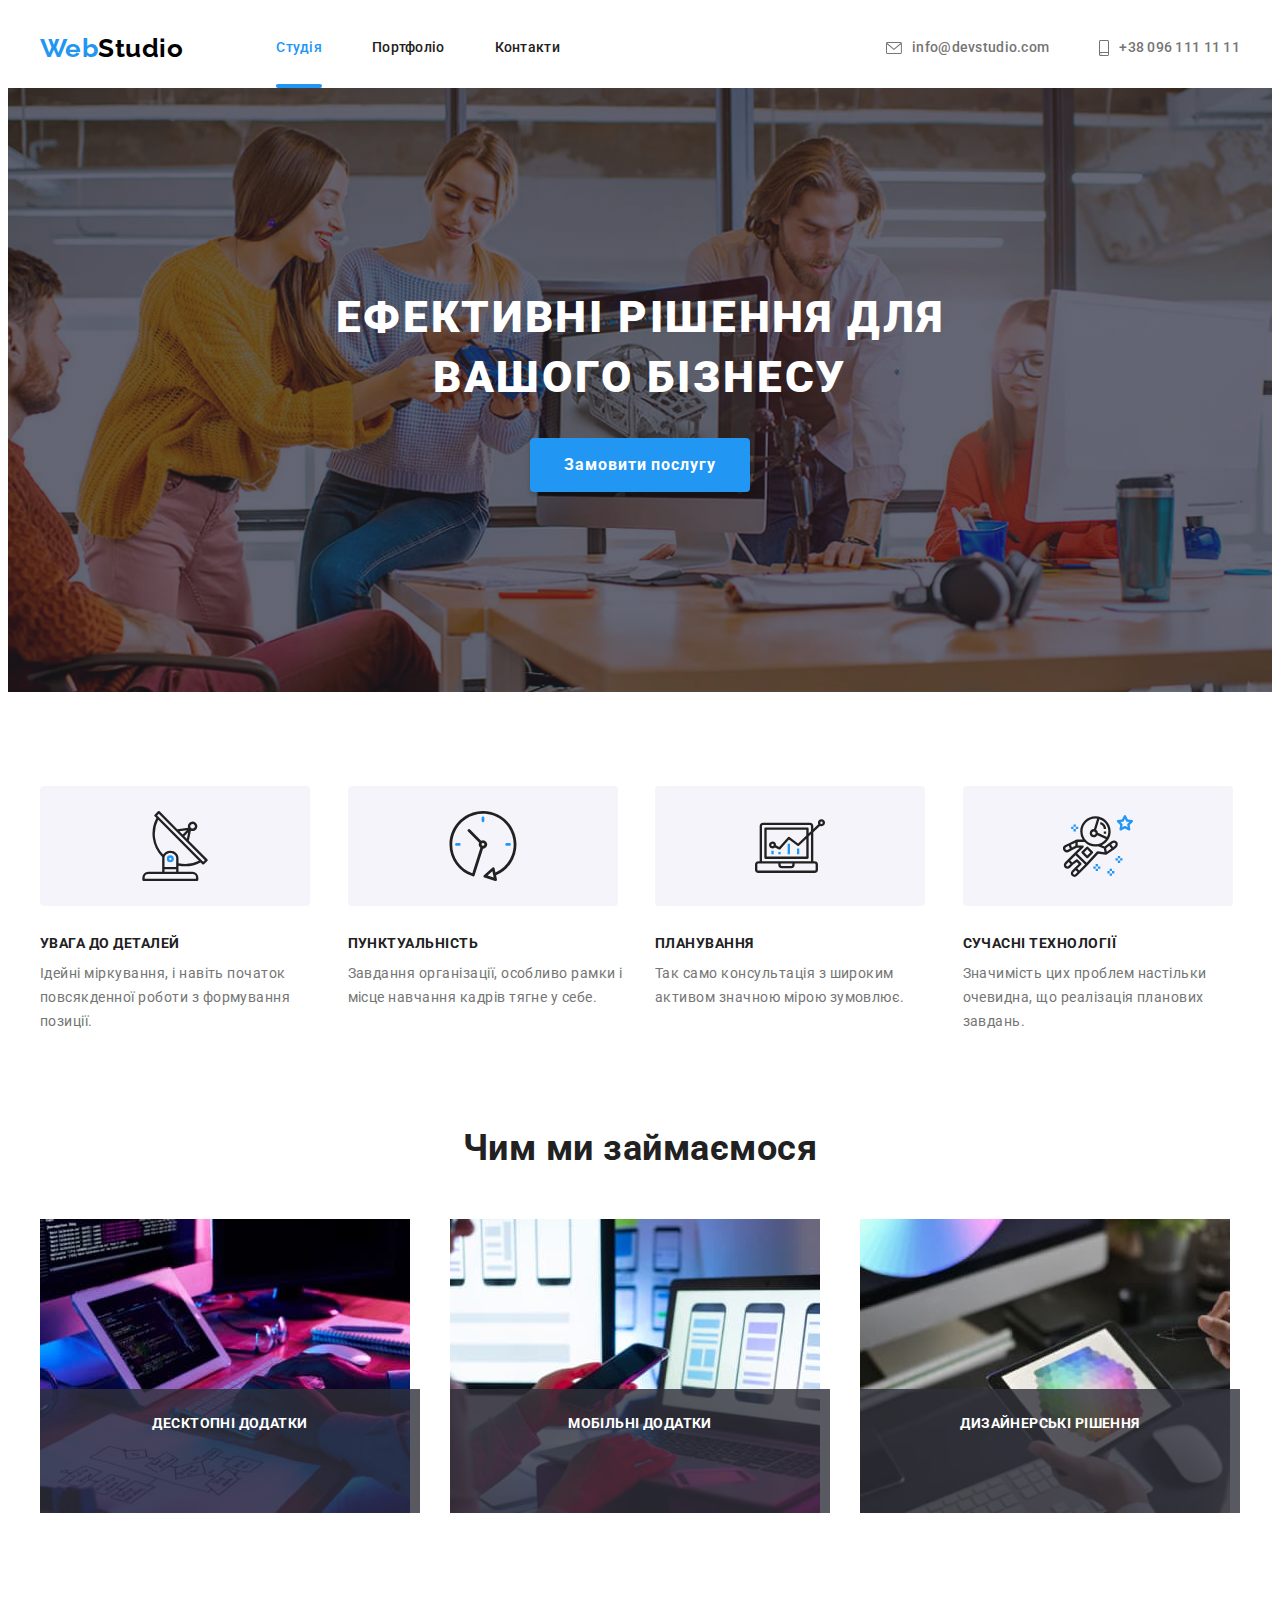
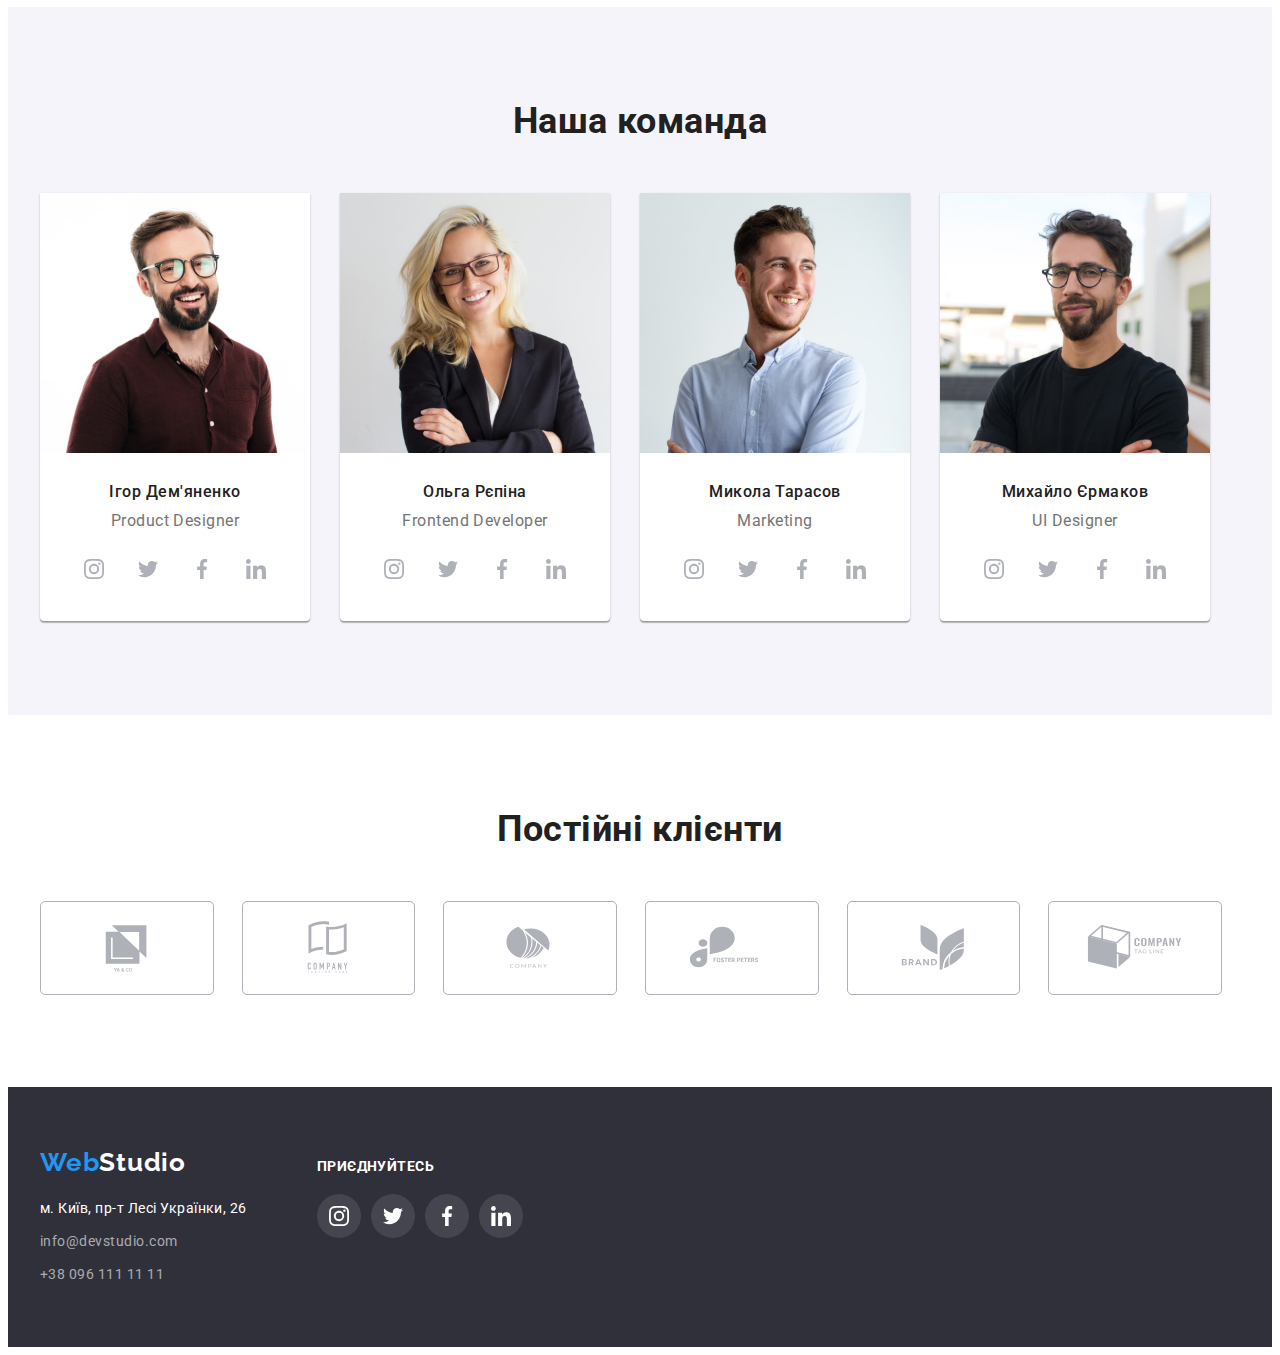
<file: index.html>
<!DOCTYPE html>
<html lang="uk">
  <head>
    <meta charset="UTF-8" />
    <meta http-equiv="X-UA-Compatible" content="IE=edge" />
    <meta name="viewport" content="width=device-width, initial-scale=1.0" />
    <title>Студія</title>
    <link rel="preconnect" href="https://fonts.gstatic.com" crossorigin />
    <link
      href="https://fonts.googleapis.com/css2?family=Raleway:wght@400;700&family=Roboto:wght@400;500;700;900&display=swap"
      rel="stylesheet"
    />
    <link
      rel="stylesheet"
      href="https://cdnjs.cloudflare.com/ajax/libs/modern-normalize/1.1.0/modern-normalize.min.css"
      integrity="sha512-wpPYUAdjBVSE4KJnH1VR1HeZfpl1ub8YT/NKx4PuQ5NmX2tKuGu6U/JRp5y+Y8XG2tV+wKQpNHVUX03MfMFn9Q=="
      crossorigin="anonymous"
      referrerpolicy="no-referrer"
    />
    <link rel="stylesheet" href="./css/styles.css" />
  </head>

  <body>
    <header class="header section-widht">
      <div class="container main-nav">
        <nav class="site-nav">
          <a href="./index.html" class="logo-header"
            ><span class="logo-web">Web</span>Studio</a
          >
          <ul class="nav-list list">
            <li class="nav-item">
              <a href="./index.html" class="link current-page current"
                >Студія</a
              >
            </li>
            <li class="nav-item">
              <a href="./portfolio.html" class="link">Портфоліо</a>
            </li>
            <li class="nav-item"><a href="#" class="link">Контакти</a></li>
          </ul>
        </nav>

        <ul class="contact-nav list">
          <li class="con-nav-item icon-mail">
            <a href="mailto:info@devstudio.com" class="contact-link link">
              <svg class="contact-icon-mail" width="16" height="12">
                <use href="./images/icons.svg#icon-envelope"></use>
              </svg>
              info@devstudio.com</a
            >
          </li>
          <li class="con-nav-item icon-phone">
            <a href="tel:+380961111111" class="contact-link link">
              <svg class="contact-icon-phone" width="10" height="16">
                <use href="./images/icons.svg#icon-smartphone"></use>
              </svg>
              +38 096 111 11 11</a
            >
          </li>
        </ul>
      </div>
    </header>
    <main>
      <!-- Hero -->
      <section class="hero">
        <div class="container hero-container">
          <h1 class="hero-title">Ефективні рішення для вашого бізнесу</h1>
          <button type="button" class="hero-button" data-modal-open>
            Замовити послугу
          </button>
        </div>
      </section>
      <!--  Description -->
      <section class="description">
        <div class="container">
          <h2 class="description-h2">Section Description</h2>
          <ul class="description-list list">
            <li class="description-item antenna">
              <div class="description-icon-size">
                <svg class="description-icon" width="70" height="70">
                  <use href="./images/icons.svg#icon-antenna"></use>
                </svg>
              </div>
              <h3 class="description-title">Увага до деталей</h3>
              <p class="description-text">
                Ідейні міркування, і навіть початок повсякденної роботи з
                формування позиції.
              </p>
            </li>
            <li class="description-item clock">
              <div class="description-icon-size">
                <svg class="description-icon" width="70" height="70">
                  <use href="./images/icons.svg#icon-clock"></use>
                </svg>
              </div>
              <h3 class="description-title">Пунктуальність</h3>
              <p class="description-text">
                Завдання організації, особливо рамки і місце навчання кадрів
                тягне у себе.
              </p>
            </li>
            <li class="description-item diagram">
              <div class="description-icon-size">
                <svg class="description-icon" width="70" height="70">
                  <use href="./images/icons.svg#icon-diagram"></use>
                </svg>
              </div>
              <h3 class="description-title">Планування</h3>
              <p class="description-text">
                Так само консультація з широким активом значною мірою зумовлює.
              </p>
            </li>
            <li class="description-item astronaut">
              <div class="description-icon-size">
                <svg class="description-icon" width="70" height="70">
                  <use href="./images/icons.svg#icon-astronaut"></use>
                </svg>
              </div>
              <h3 class="description-title">Сучасні технології</h3>
              <p class="description-text">
                Значимість цих проблем настільки очевидна, що реалізація
                планових завдань.
              </p>
            </li>
          </ul>
        </div>
      </section>
      <!-- Direction -->
      <section class="direction">
        <div class="container">
          <h2 class="direction-title">Чим ми займаємося</h2>
          <ul class="direction-list list">
            <li class="direction-item">
              <div class="direction-text-wrap">
                <img
                  src="./images/what_make_1.jpg"
                  alt="Discribt code"
                  width="370"
                />
                <p class="direction-text-item">десктопні додатки</p>
              </div>
            </li>
            <li class="direction-item">
              <div class="direction-text-wrap">
                <img
                  src="./images/what_make_2.jpg"
                  alt="Test app"
                  width="370"
                />
                <p class="direction-text-item">мобільні додатки</p>
              </div>
            </li>
            <li class="direction-item">
              <div class="direction-text-wrap">
                <img
                  src="./images/what_make_3.jpg"
                  alt="choose color"
                  width="370"
                />
                <p class="direction-text-item">дизайнерські рішення</p>
              </div>
            </li>
          </ul>
        </div>
      </section>
      <!-- Team -->
      <section class="team">
        <div class="container">
          <h2 class="team-title">Наша команда</h2>
          <ul class="team-list list">
            <li class="team-item">
              <img
                src="./images/photo_1.jpg"
                alt="Product Designer"
                width="270"
              />
              <div class="team-description">
                <h3 class="team-member-name">Ігор Дем'яненко</h3>
                <p lang="en" class="team-function">Product Designer</p>
                <ul class="team-soc-list list">
                  <li class="team-soc-item">
                    <a href="" class="team-soc-link link">
                      <svg class="team-soc-icon" width="20" height="20">
                        <use href="./images/icons.svg#icon-instagram"></use>
                      </svg>
                    </a>
                  </li>
                  <li class="team-soc-item">
                    <a href="" class="team-soc-link link">
                      <svg class="team-soc-icon" width="20" height="20">
                        <use href="./images/icons.svg#icon-twitter"></use>
                      </svg>
                    </a>
                  </li>
                  <li class="team-soc-item">
                    <a href="" class="team-soc-link link">
                      <svg class="team-soc-icon" width="20" height="20">
                        <use href="./images/icons.svg#icon-facebook"></use>
                      </svg>
                    </a>
                  </li>
                  <li class="team-soc-item">
                    <a href="" class="team-soc-link link">
                      <svg class="team-soc-icon" width="20" height="20">
                        <use href="./images/icons.svg#icon-linkedin"></use>
                      </svg>
                    </a>
                  </li>
                </ul>
              </div>
            </li>
            <li class="team-item">
              <img
                src="./images/photo_2.jpg"
                alt="Frontend Developer"
                width="270"
              />
              <div class="team-description">
                <h3 class="team-member-name">Ольга Рєпіна</h3>
                <p lang="en" class="team-function">Frontend Developer</p>
                <ul class="team-soc-list list">
                  <li class="team-soc-item">
                    <a href="" class="team-soc-link link">
                      <svg class="team-soc-icon" width="20" height="20">
                        <use href="./images/icons.svg#icon-instagram"></use>
                      </svg>
                    </a>
                  </li>
                  <li class="team-soc-item">
                    <a href="" class="team-soc-link link">
                      <svg class="team-soc-icon" width="20" height="20">
                        <use href="./images/icons.svg#icon-twitter"></use>
                      </svg>
                    </a>
                  </li>
                  <li class="team-soc-item">
                    <a href="" class="team-soc-link link">
                      <svg class="team-soc-icon" width="20" height="20">
                        <use href="./images/icons.svg#icon-facebook"></use>
                      </svg>
                    </a>
                  </li>
                  <li class="team-soc-item">
                    <a href="" class="team-soc-link link">
                      <svg class="team-soc-icon" width="20" height="20">
                        <use href="./images/icons.svg#icon-linkedin"></use>
                      </svg>
                    </a>
                  </li>
                </ul>
              </div>
            </li>
            <li class="team-item">
              <img src="./images/photo_3.jpg" alt="Marketing" width="270" />
              <div class="team-description">
                <h3 class="team-member-name">Микола Тарасов</h3>
                <p lang="en" class="team-function">Marketing</p>
                <ul class="team-soc-list list">
                  <li class="team-soc-item">
                    <a href="" class="team-soc-link link">
                      <svg class="team-soc-icon" width="20" height="20">
                        <use href="./images/icons.svg#icon-instagram"></use>
                      </svg>
                    </a>
                  </li>
                  <li class="team-soc-item">
                    <a href="" class="team-soc-link link">
                      <svg class="team-soc-icon" width="20" height="20">
                        <use href="./images/icons.svg#icon-twitter"></use>
                      </svg>
                    </a>
                  </li>
                  <li class="team-soc-item">
                    <a href="" class="team-soc-link link">
                      <svg class="team-soc-icon" width="20" height="20">
                        <use href="./images/icons.svg#icon-facebook"></use>
                      </svg>
                    </a>
                  </li>
                  <li class="team-soc-item">
                    <a href="" class="team-soc-link link">
                      <svg class="team-soc-icon" width="20" height="20">
                        <use href="./images/icons.svg#icon-linkedin"></use>
                      </svg>
                    </a>
                  </li>
                </ul>
              </div>
            </li>
            <li class="team-item">
              <img src="./images/photo_4.jpg" alt="UI Designer" width="270" />
              <div class="team-description">
                <h3 class="team-member-name">Михайло Єрмаков</h3>
                <p lang="en" class="team-function">UI Designer</p>
                <ul class="team-soc-list list">
                  <li class="team-soc-item">
                    <a href="" class="team-soc-link link">
                      <svg class="team-soc-icon" width="20" height="20">
                        <use href="./images/icons.svg#icon-instagram"></use>
                      </svg>
                    </a>
                  </li>
                  <li class="team-soc-item">
                    <a href="" class="team-soc-link link">
                      <svg class="team-soc-icon" width="20" height="20">
                        <use href="./images/icons.svg#icon-twitter"></use>
                      </svg>
                    </a>
                  </li>
                  <li class="team-soc-item">
                    <a href="" class="team-soc-link link">
                      <svg class="team-soc-icon" width="20" height="20">
                        <use href="./images/icons.svg#icon-facebook"></use>
                      </svg>
                    </a>
                  </li>
                  <li class="team-soc-item">
                    <a href="" class="team-soc-link link">
                      <svg class="team-soc-icon" width="20" height="20">
                        <use href="./images/icons.svg#icon-linkedin"></use>
                      </svg>
                    </a>
                  </li>
                </ul>
              </div>
            </li>
          </ul>
        </div>
      </section>
      <!-- Customers -->
      <section class="customers">
        <div class="container">
          <h2 class="customers-title">Постійні клієнти</h2>
          <ul class="customers-list list">
            <li class="customers-item">
              <a href="" class="customers-link link">
                <svg class="customers-icon" width="106" height="60">
                  <use href="./images/icons.svg#icon-Logo"></use>
                </svg>
              </a>
            </li>
            <li class="customers-item">
              <a href="" class="customers-link link">
                <svg class="customers-icon" width="106" height="60">
                  <use href="./images/icons.svg#icon-Logo-1"></use>
                </svg>
              </a>
            </li>
            <li class="customers-item">
              <a href="" class="customers-link link">
                <svg class="customers-icon" width="106" height="60">
                  <use href="./images/icons.svg#icon-Logo-2"></use>
                </svg>
              </a>
            </li>
            <li class="customers-item">
              <a href="" class="customers-link link">
                <svg class="customers-icon" width="106" height="60">
                  <use href="./images/icons.svg#icon-Logo-3"></use>
                </svg>
              </a>
            </li>
            <li class="customers-item">
              <a href="" class="customers-link link">
                <svg class="customers-icon" width="106" height="60">
                  <use href="./images/icons.svg#icon-Logo-4"></use>
                </svg>
              </a>
            </li>
            <li class="customers-item">
              <a href="" class="customers-link link">
                <svg class="customers-icon" width="106" height="60">
                  <use href="./images/icons.svg#icon-Logo-5"></use>
                </svg>
              </a>
            </li>
          </ul>
        </div>
      </section>
    </main>
    <footer class="footer">
      <div class="container footer-container">
        <div>
          <a href="/" class="logo-footer">
            <span class="logo-web">Web</span>Studio
          </a>
          <address class="address">
            <ul class="address-list list">
              <li class="address-item">
                <a
                  href="https://goo.gl/maps/CPtrU1FHBa2aNyZL9"
                  target="_blank"
                  rel="noopener noreferrer nofollow"
                  class="item-address effect"
                  >м. Київ, пр-т Лесі Українки, 26</a
                >
              </li>
              <li class="address-item">
                <a href="mailto:info@devstudio.com" class="item-mail effect"
                  >info@devstudio.com</a
                >
              </li>
              <li class="address-item">
                <a href="tel:+380961111111" class="item-phone effect"
                  >+38 096 111 11 11</a
                >
              </li>
            </ul>
          </address>
        </div>

        <div class="invitation">
          <h2 class="invitation-title">приєднуйтесь</h2>
          <ul class="invitation-soc-list list">
            <li class="invitation-soc-item">
              <a href="" class="invitation-soc-link link">
                <svg class="invitation-soc-icon" width="20" height="20">
                  <use href="./images/icons.svg#icon-instagram"></use>
                </svg>
              </a>
            </li>
            <li class="invitation-soc-item">
              <a href="" class="invitation-soc-link link">
                <svg class="invitation-soc-icon" width="20" height="20">
                  <use href="./images/icons.svg#icon-twitter"></use>
                </svg>
              </a>
            </li>
            <li class="invitation-soc-item">
              <a href="" class="invitation-soc-link link">
                <svg class="invitation-soc-icon" width="20" height="20">
                  <use href="./images/icons.svg#icon-facebook"></use>
                </svg>
              </a>
            </li>
            <li class="invitation-soc-item">
              <a href="" class="invitation-soc-link link">
                <svg class="invitation-soc-icon" width="20" height="20">
                  <use href="./images/icons.svg#icon-linkedin"></use>
                </svg>
              </a>
            </li>
          </ul>
        </div>
      </div>
    </footer>
    <!-- Modal -->
    <div class="backdrop is-hidden" data-modal>
      <div class="modal">
        <button type="button" class="model-close" data-modal-close>
          <svg class="model-close-icon" width="18" height="18">
            <use href="./images/icons.svg#icon-close"></use>
          </svg>
        </button>
      </div>
    </div>
    <script src="./js/modal.js"></script>
  </body>
</html>
</file>
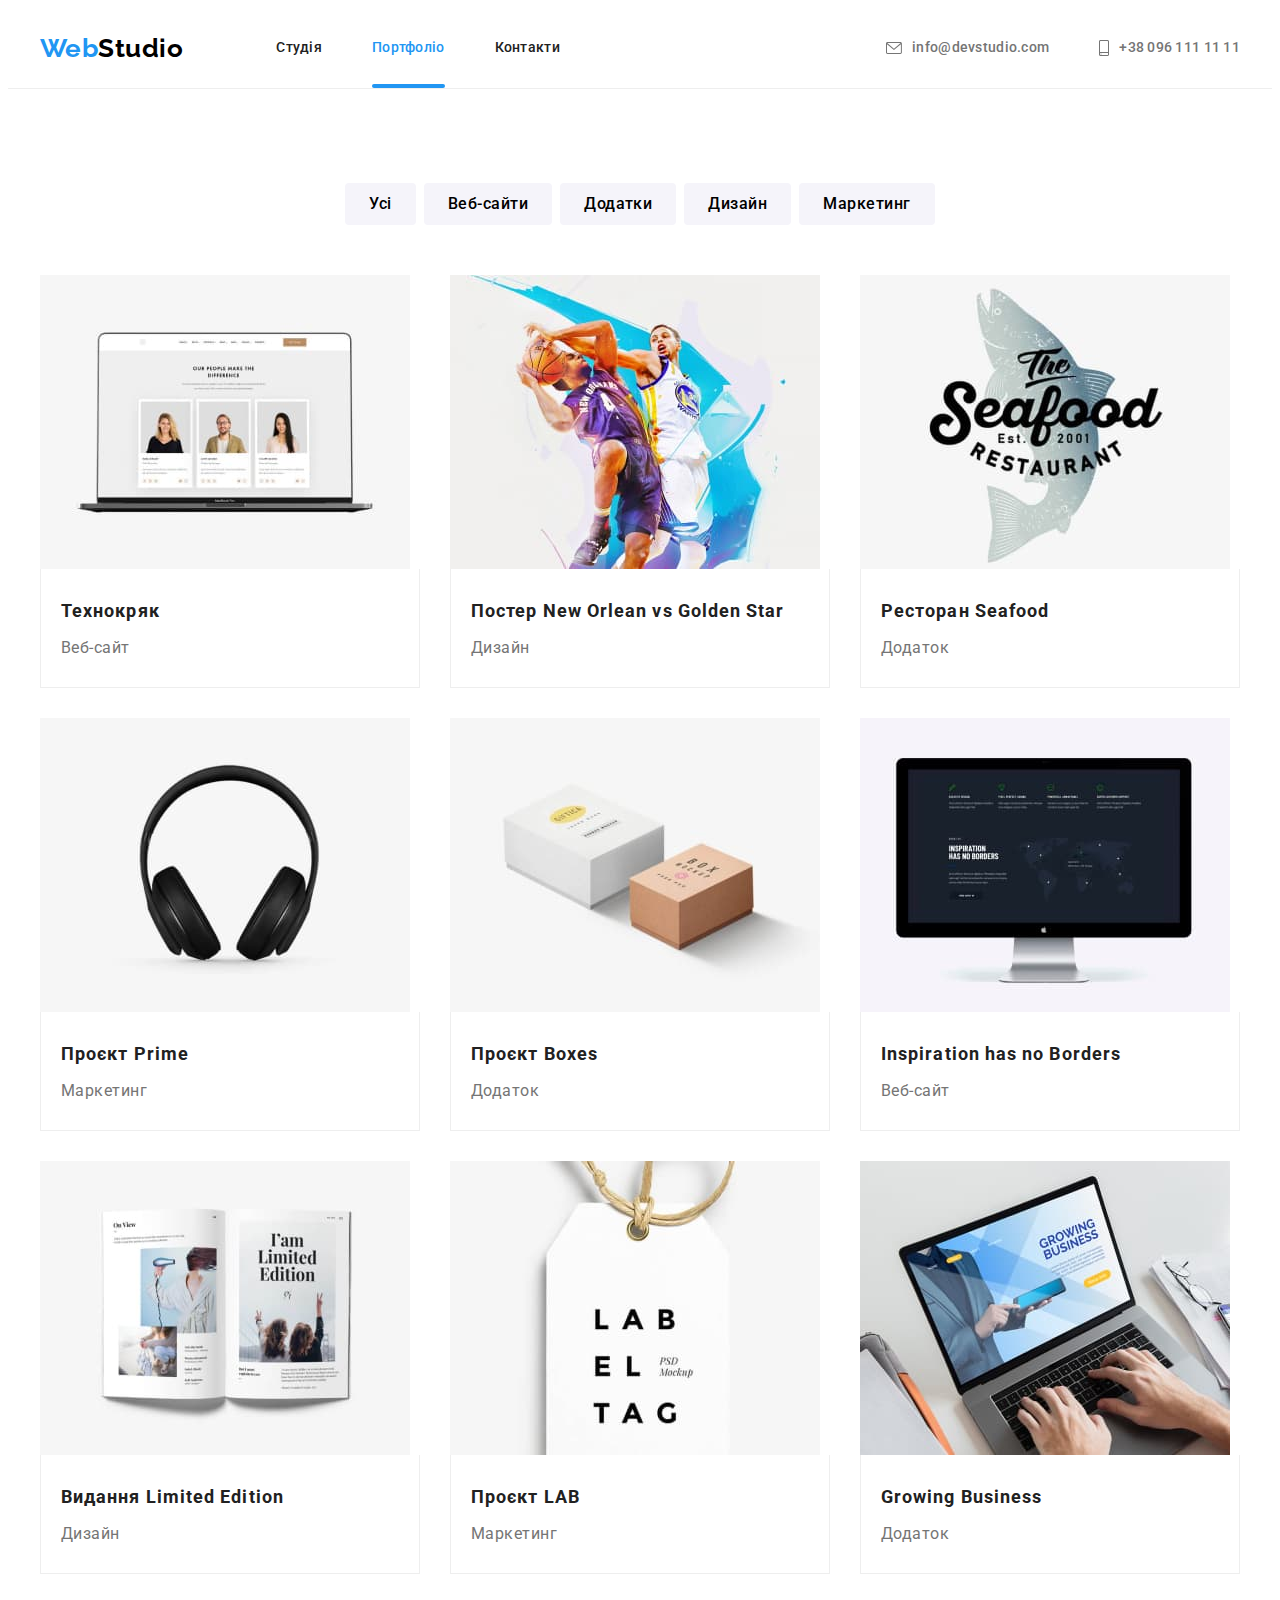
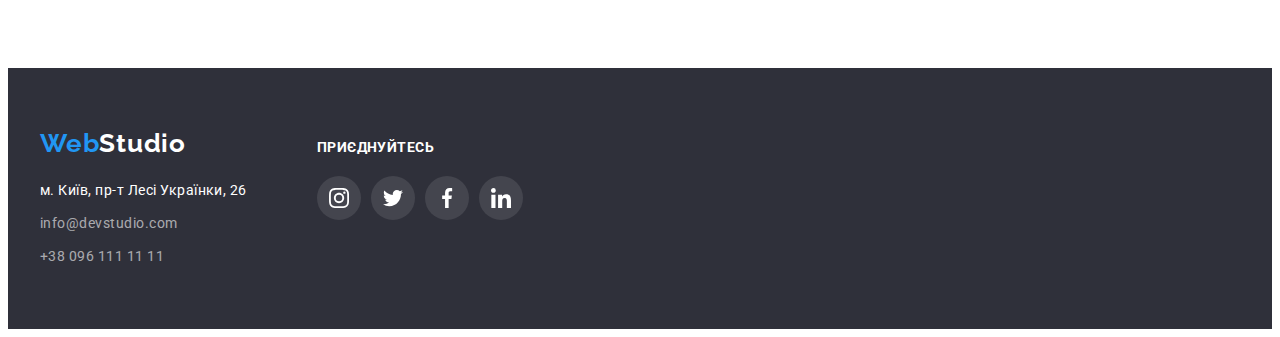
<file: portfolio.html>
<!DOCTYPE html>
<html lang="uk">
  <head>
    <meta charset="UTF-8" />
    <meta http-equiv="X-UA-Compatible" content="IE=edge" />
    <meta name="viewport" content="width=device-width, initial-scale=1.0" />
    <title>Портфоліо</title>
    <link rel="preconnect" href="https://fonts.gstatic.com" crossorigin />
    <link
      href="https://fonts.googleapis.com/css2?family=Raleway:wght@400;700&family=Roboto:wght@400;500;700;900&display=swap"
      rel="stylesheet"
    />
    <link
      rel="stylesheet"
      href="https://cdnjs.cloudflare.com/ajax/libs/modern-normalize/1.1.0/modern-normalize.min.css"
      integrity="sha512-wpPYUAdjBVSE4KJnH1VR1HeZfpl1ub8YT/NKx4PuQ5NmX2tKuGu6U/JRp5y+Y8XG2tV+wKQpNHVUX03MfMFn9Q=="
      crossorigin="anonymous"
      referrerpolicy="no-referrer"
    />
    <link rel="stylesheet" href="./css/styles.css" />
  </head>
  <body>
    <header class="header portfolio-header">
      <div class="container main-nav">
        <nav class="site-nav">
          <a href="./index.html" class="logo-header"
            ><span class="logo-web">Web</span>Studio</a
          >
          <ul class="nav-list list">
            <li class="nav-item">
              <a href="./index.html" class="link">Студія</a>
            </li>
            <li class="nav-item">
              <a href="./portfolio.html" class="link current-page current">Портфоліо</a>
            </li>
            <li class="nav-item"><a href="#" class="link">Контакти</a></li>
          </ul>
        </nav>

        <ul class="contact-nav list">
          <li class="con-nav-item icon-mail">
            <a href="mailto:info@devstudio.com" class="contact-link link">
              <svg class="contact-icon-mail" width="16" height="12">
                <use href="./images/icons.svg#icon-envelope"></use>
              </svg>
              info@devstudio.com</a
            >
          </li>
          <li class="con-nav-item icon-phone">
            <a href="tel:+380961111111" class="contact-link link">
              <svg class="contact-icon-phone" width="10" height="16">
                <use href="./images/icons.svg#icon-smartphone"></use>
              </svg>
              +38 096 111 11 11</a
            >
          </li>
        </ul>
      </div>
    </header>

    <main>
      <section class="portfolio">
        <div class="container">
          <h1 class="portfolio-h1">portfolio</h1>
          <ul class="portfolio-list-btn list">
            <li class="portfolio-item-btn">
              <button type="button" class="portfolio-btn">Усі</button>
            </li>
            <li class="portfolio-item-btn">
              <button type="button" class="portfolio-btn">Веб-сайти</button>
            </li>
            <li class="portfolio-item-btn">
              <button type="button" class="portfolio-btn">Додатки</button>
            </li>
            <li class="portfolio-item-btn">
              <button type="button" class="portfolio-btn">Дизайн</button>
            </li>
            <li class="portfolio-item-btn">
              <button type="button" class="portfolio-btn">Маркетинг</button>
            </li>
          </ul>
          <ul class="portfolio-list list">
            <li class="portfolio-item">
              <a href="#" class="portfolio-link">
                <div class="portfolio-text-wrap">
                  <img
                  src="./images/portfolio_jpeg_1.jpg"
                  alt="Фото ноутбука з відкритим сайтом"
                  width="370"
                  height="294"
                />
                <p class="portfolio-text-item">
                Ресурс пропонує комплексні пропозиції з різним рівнем функціоналу та сервісів. Все
                це дозволить відвідувачу отримати вичерпні відомості про компанію чи приватну особу.
                </p>
                </div>
                <div class="img-description">
                  <h2 class="portfolio-title">Технокряк</h2>
                  <p class="portfolio-text">Веб-сайт</p>
                </div>
                
              </a>
            </li>
            <li class="portfolio-item">
              <a href="#" class="portfolio-link">
                <div class="portfolio-text-wrap">
                  <img
                  src="./images/portfolio_jpeg_2.jpg"
                  alt="Фото граючих баскетболистів"
                  width="370"
                  height="294"
                />
                <p class="portfolio-text-item">
                Ресурс пропонує комплексні пропозиції з різним рівнем функціоналу та сервісів. Все
                це дозволить відвідувачу отримати вичерпні відомості про компанію чи приватну особу.
                </p>
                </div>
                
                <div class="img-description">
                  <h2 class="portfolio-title">
                    Постер <span lang="en">New Orlean vs Golden Star</span>
                  </h2>
                  <p class="portfolio-text">Дизайн</p>
                </div>
                
              </a>
            </li>
            <li class="portfolio-item">
              <a href="#" class="portfolio-link">
                <div class="portfolio-text-wrap">
                  <img
                  src="./images/portfolio_jpeg_3.jpg"
                  alt="Фото бренда Seafood"
                  width="370"
                  height="294"
                />
                <p class="portfolio-text-item">
                Ресурс пропонує комплексні пропозиції з різним рівнем функціоналу та сервісів. Все
                це дозволить відвідувачу отримати вичерпні відомості про компанію чи приватну особу.
              </p>
                </div>
                
                <div class="img-description">
                  <h2 class="portfolio-title">
                    Ресторан <span lang="en">Seafood</span>
                  </h2>
                  <p class="portfolio-text">Додаток</p>
                </div>
                
              </a>
            </li>
            <li class="portfolio-item">
              <a href="#" class="portfolio-link">
                <div class="portfolio-text-wrap">
                  <img
                  src="./images/portfolio_jpeg_4.jpg"
                  alt="Фото навушників"
                  width="370"
                  height="294"
                />
                <p class="portfolio-text-item">
                Ресурс пропонує комплексні пропозиції з різним рівнем функціоналу та сервісів. Все
                це дозволить відвідувачу отримати вичерпні відомості про компанію чи приватну особу.
              </p>
                </div>
                
                <div class="img-description">
                  <h2 class="portfolio-title">
                    Проєкт <span lang="en">Prime</span>
                  </h2>
                  <p class="portfolio-text">Маркетинг</p>
                </div>
                
              </a>
            </li>
            <li class="portfolio-item">
              <a href="#" class="portfolio-link">
                <div class="portfolio-text-wrap">
                  <img
                  src="./images/portfolio_jpeg_5.jpg"
                  alt="Фото коробок"
                  width="370"
                  height="294"
                />
                <p class="portfolio-text-item">
                Ресурс пропонує комплексні пропозиції з різним рівнем функціоналу та сервісів. Все
                це дозволить відвідувачу отримати вичерпні відомості про компанію чи приватну особу.
              </p>
                </div>
                
                <div class="img-description">
                  <h2 class="portfolio-title">
                    Проєкт <span lang="en">Boxes</span>
                  </h2>
                  <p class="portfolio-text">Додаток</p>
                </div>
                
              </a>
            </li>
            <li class="portfolio-item">
              <a href="#" class="portfolio-link">
                <div class="portfolio-text-wrap">
                  <img
                  src="./images/portfolio_jpeg_6.jpg"
                  alt="Фото монитора Apple"
                  width="370"
                  height="294"
                />
                <p class="portfolio-text-item">
                Ресурс пропонує комплексні пропозиції з різним рівнем функціоналу та сервісів. Все
                це дозволить відвідувачу отримати вичерпні відомості про компанію чи приватну особу.
              </p>
                </div>
                
                <div class="img-description">
                  <h2 lang="en" class="portfolio-title">
                    Inspiration has no Borders
                  </h2>
                  <p class="portfolio-text">Веб-сайт</p>
                </div>
                
              </a>
            </li>
            <li class="portfolio-item">
              <a href="#" class="portfolio-link">
                <div class="portfolio-text-wrap">
                  <img
                  src="./images/portfolio_jpeg_7.jpg"
                  alt="Фото відкритої книги"
                  width="370"
                  height="294"
                />
                <p class="portfolio-text-item">
                Ресурс пропонує комплексні пропозиції з різним рівнем функціоналу та сервісів. Все
                це дозволить відвідувачу отримати вичерпні відомості про компанію чи приватну особу.
              </p>
                </div>
                
                <div class="img-description">
                  <h2 class="portfolio-title">
                    Видання <span lang="en">Limited Edition</span>
                  </h2>
                  <p class="portfolio-text">Дизайн</p>
                </div>
                
              </a>
            </li>
            <li class="portfolio-item">
              <a href="#" class="portfolio-link">
                <div class="portfolio-text-wrap">
                  <img
                  src="./images/portfolio_jpeg_8.jpg"
                  alt="Фото бирки"
                  width="370"
                  height="294"
                />
                <p class="portfolio-text-item">
                Ресурс пропонує комплексні пропозиції з різним рівнем функціоналу та сервісів. Все
                це дозволить відвідувачу отримати вичерпні відомості про компанію чи приватну особу.
              </p>
                </div>
                
                <div class="img-description">
                  <h2 class="portfolio-title">
                    Проєкт <span lang="en">LAB</span>
                  </h2>
                  <p class="portfolio-text">Маркетинг</p>
                </div>
                
              </a>
            </li>
            <li class="portfolio-item">
              <a href="#" class="portfolio-link">
                <div class="portfolio-text-wrap">
                  <img
                  src="./images/portfolio_jpeg_9.jpg"
                  alt="Фото ноутбука"
                  width="370"
                  height="294"
                />
                <p class="portfolio-text-item">
                Ресурс пропонує комплексні пропозиції з різним рівнем функціоналу та сервісів. Все
                це дозволить відвідувачу отримати вичерпні відомості про компанію чи приватну особу.
              </p>
                </div>
                
                <div class="img-description">
                  <h2 lang="en" class="portfolio-title">Growing Business</h2>
                  <p class="portfolio-text">Додаток</p>
                </div>
                
              </a>
            </li>
          </ul>
        </div>
      </section>
    </main>
    <footer class="footer">
      <div class="container footer-container">
        <div>
          <a href="/" class="logo-footer">
            <span class="logo-web">Web</span>Studio
          </a>
          <address class="address">
            <ul class="address-list list">
              <li class="address-item">
                <a
                  href="https://goo.gl/maps/CPtrU1FHBa2aNyZL9"
                  target="_blank"
                  rel="noopener noreferrer nofollow"
                  class="item-address effect"
                  >м. Київ, пр-т Лесі Українки, 26</a
                >
              </li>
              <li class="address-item">
                <a href="mailto:info@devstudio.com" class="item-mail effect"
                  >info@devstudio.com</a
                >
              </li>
              <li class="address-item">
                <a href="tel:+380961111111" class="item-phone effect"
                  >+38 096 111 11 11</a
                >
              </li>
            </ul>
          </address>
        </div>

        <div class="invitation">
          <h2 class="invitation-title">приєднуйтесь</h2>
          <ul class="invitation-soc-list list">
            <li class="invitation-soc-item">
              <a href="" class="invitation-soc-link link">
                <svg class="invitation-soc-icon" width="20" height="20">
                  <use href="./images/icons.svg#icon-instagram"></use>
                </svg>
              </a>
            </li>
            <li class="invitation-soc-item">
              <a href="" class="invitation-soc-link link">
                <svg class="invitation-soc-icon" width="20" height="20">
                  <use href="./images/icons.svg#icon-twitter"></use>
                </svg>
              </a>
            </li>
            <li class="invitation-soc-item">
              <a href="" class="invitation-soc-link link">
                <svg class="invitation-soc-icon" width="20" height="20">
                  <use href="./images/icons.svg#icon-facebook"></use>
                </svg>
              </a>
            </li>
            <li class="invitation-soc-item">
              <a href="" class="invitation-soc-link link">
                <svg class="invitation-soc-icon" width="20" height="20">
                  <use href="./images/icons.svg#icon-linkedin"></use>
                </svg>
              </a>
            </li>
          </ul>
        </div>
      </div>
    </footer>
  </body>
</html>
</file>
<file: css/styles.css>
/* цвет <p> #757575 */
/* цвет <h2-h6> #212121 */
/* цвет logo #2196F3 и #000000 */
/* цвет <h1> #FFFFFF */
/* footer: адресс #FFFFFF, телефон и почта rgba(255, 255, 255, 0.6) */

:root {
  --title-text-color: #212121;
  --ptimary-text-color: #757575;
  --accent-color: #2196f3;
  --a-color-black: #000000;
  --a-color-white: #ffffff;
  --team-bg-color: #f5f4fa;
  --button-hov-foc-color: #188ce8;
  --button-color-white: #ffffff;
  --btn-bgc-portfolio: #f5f4fa;
  --footer-hero-background-color: #2f303a;
  --hero-bg-color: #c4c4c4;
  --footer-color-contact: rgba(255, 255, 255, 0.6);
  --border-color-portfolio: #eeeeee;
  --background-svg-color: #f5f4fa;
  --customers-color: #afb1b8;
  --invitation-bg-color: rgba(255, 255, 255, 0.1);
  --invitation-icon-color: #ffffff;
}

body {
  font-family: 'Roboto', sans-serif;
  letter-spacing: 0.03em;
  background-color: var(--a-color-white);
  color: var(--ptimary-text-color);
}

p,
h1,
h2,
h3,
h4,
h5,
h6 {
  margin: 0;
}
ul,
ol {
  margin: 0;
  padding-left: 0;
}
button {
  cursor: pointer;
}
address {
  font-style: normal;
}
img {
  display: block;
  max-width: 100%;
}

.list {
  list-style: none;
  text-decoration: dashed;
}

.portfolio-h1,
.description-h2 {
  position: absolute;
  width: 1px;
  height: 1px;
  margin: -1px;
  border: 0;
  padding: 0;

  white-space: nowrap;
  clip-path: inset(100%);
  clip: rect(0 0 0 0);
  overflow: hidden;
}

.container {
  width: 1200px;
  margin: 0 auto;
  padding-left: 15px;
  padding-right: 15px;
  /* outline: 1px solid tomato; */
}

.section-width {
  min-width: 1200px;
}

/* decor header */

.main-nav {
  display: flex;
  align-items: center;
}

.site-nav {
  display: flex;
  align-items: center;
}

.logo-header {
  font-family: 'Raleway', sans-serif;
  font-weight: 700;
  font-size: 26px;
  line-height: 1.19;

  text-decoration: none;
  color: var(--a-color-black);
}

.logo-web {
  color: var(--accent-color);
}

.nav-list {
  position: relative;
  display: flex;
  margin-left: 93px;
}

.nav-list .nav-item + .nav-item {
  margin-left: 50px;
}

.nav-item .link {
  display: block;
  padding-top: 32px;
  padding-bottom: 32px;
  font-weight: 500;
  font-size: 14px;
  line-height: 1.14;
  letter-spacing: 0.02em;

  text-decoration: none;
  color: var(--title-text-color);

  /* padding: 10px; */
}

.contact-nav {
  display: flex;
  margin-left: auto;
}

.contact-nav .con-nav-item + .con-nav-item {
  margin-left: 50px;
}

.contact-link {
  display: flex;
  align-items: center;
  padding-top: 32px;
  padding-bottom: 32px;
  font-weight: 500;
  font-size: 14px;
  line-height: 1.14;
  letter-spacing: 0.02em;

  text-decoration: none;
  color: inherit;
  transition: color 250ms cubic-bezier(0.4, 0, 0.2, 1);
}

.contact-icon-mail {
  fill: currentColor;
  margin-right: 10px;
}
.contact-icon-phone {
  fill: currentColor;
  margin-right: 10px;
}
.nav-list .link.current {
  color: var(--accent-color);
}

.current-page {
  position: relative;
  display: block;
}
.link.current::after {
  position: absolute;
  left: 0;
  bottom: 0;
  content: '';
  width: 100%;
  height: 4px;

  background-color: var(--accent-color);
  border-radius: 2px;
}

.nav-list .link:hover,
.nav-list .link:focus,
.address-item .effect:hover,
.address-item .effect:focus {
  color: var(--accent-color);
}

.contact-nav .link:hover,
.contact-nav .link:focus {
  color: var(--accent-color);
  transform: translateY(0);
  transition: transform 250ms cubic-bezier(0.4, 0, 0.2, 1);
}

/* decor Hero */

.hero {
  margin: 0 auto;
  padding-top: 200px;
  padding-bottom: 200px;

  background-image: linear-gradient(
      to right,
      rgba(47, 48, 58, 0.4),
      rgba(47, 48, 58, 0.4)
    ),
    url('../images/Img1.jpg');
  max-width: 1600px;
  background-position: center;
  background-repeat: no-repeat;
  background-size: cover;
  background-color: var(--hero-bg-color);
  text-align: center;
}

.hero-container {
  max-width: 696px;
}
.hero-title {
  font-weight: 900;
  font-size: 44px;
  line-height: 1.36;

  letter-spacing: 0.06em;
  text-transform: uppercase;

  color: var(--a-color-white);
}

.hero-button {
  border-radius: 4px;
  border-color: transparent;
  padding: 10px 32px;
  margin-top: 30px;

  font-family: inherit;
  font-weight: 700;
  font-size: 16px;
  line-height: 1.88;

  text-align: center;
  letter-spacing: 0.06em;

  background-color: var(--accent-color);
  box-shadow: 0px 4px 4px rgba(0, 0, 0, 0.15);
  color: var(--button-color-white);
  cursor: pointer;
  transition: background-color 250ms cubic-bezier(0.4, 0, 0.2, 1);
}

.hero-button:hover,
.hero-button:focus {
  background-color: var(--button-hov-foc-color);
}

/* decor Description */

.description {
  padding-top: 94px;
}
.description-list {
  gap: 30px;
  display: flex;
  flex-wrap: nowrap;
}

.description-item {
  flex-basis: calc((100% - 3 * 30px) / 4);
}

.description-icon-size {
  margin-bottom: 30px;
  width: 270px;
  height: 120px;
  border-radius: 4px;
  background-size: 70px;
  background-repeat: no-repeat;
  background-position: center;
  background-color: var(--background-svg-color);
  display: flex;
  align-items: center;
  justify-content: center;
}

/* .description-icon-size:hover,
.description-icon-size:focus {
  border: 1px solid #000000;
  box-shadow: 0px 4px 4px rgba(0, 0, 0, 0.25);
  border-radius: 4px;
} */

/* .description-item::before {
  display: block;
  content: '';
  height: 120px;
  outline: 1px solid red;
  border-radius: 4px;
  background-size: 70px;
  background-repeat: no-repeat;
  background-position: center;
  background-color: var(--background-svg-color);
}



.antenna::before {
  background-image: url('../images/antenna.svg');
}

.clock::before {
  background-image: url('../images/clock.svg');
}

.diagram::before {
  background-image: url('../images/diagram.svg');
}

.astronaut::before {
  background-image: url('../images/astronaut.svg');
} */

.description-title {
  margin-bottom: 10px;
  font-weight: 700;
  font-size: 14px;
  line-height: 1.14;

  text-transform: uppercase;
  color: var(--title-text-color);
}

.description-text {
  font-size: 14px;
  line-height: 1.71;

  color: var(--ptimary-text-color);
}

/* decor Direction */

.direction {
  padding: 94px 0;
}
.direction-list {
  display: flex;
  gap: 30px;
}

.direction-item,
.portfolio-item {
  flex-basis: calc((100% - 2 * 30px) / 3);
}

.direction-title,
.team-title,
.customers-title {
  margin-bottom: 50px;
  font-weight: 700;
  font-size: 36px;
  line-height: 1.16;
  text-align: center;
  color: var(--title-text-color);
}

.direction-text-wrap {
  position: relative;
  /* overflow: hidden; */
}

.direction-text-item {
  position: absolute;
  bottom: 0;
  font-weight: 700;
  font-size: 14px;
  line-height: 1.14;
  text-align: center;
  letter-spacing: 0.03em;
  text-transform: uppercase;
  padding-top: 27px;
  padding-bottom: 27px;
  color: #ffffff;
  background: rgba(47, 48, 58, 0.8);
  height: 70px;
  width: 100%;
}

/* decor Team */

.team {
  background: var(--team-bg-color);
  padding: 94px 0;
}

.team-list {
  display: flex;
  gap: 30px;
}

.team-item {
  background: var(--a-color-white);

  box-shadow: 0px 1px 3px rgba(0, 0, 0, 0.12), 0px 1px 1px rgba(0, 0, 0, 0.14),
    0px 2px 1px rgba(0, 0, 0, 0.2);
  border-radius: 0px 0px 4px 4px;
}

.team-description {
  padding: 30px 0;
}

.team-member-name {
  font-weight: 500;
  font-size: 16px;
  line-height: 1.18;
  text-align: center;
  color: var(--title-text-color);
}

.team-function {
  margin-top: 10px;
  font-size: 16px;
  line-height: 1.18;
  text-align: center;
  color: var(--ptimary-text-color);
  margin-bottom: 16px;
}

.team-soc-list {
  display: flex;
  justify-content: center;
  gap: 10px;
}

.team-soc-item {
  width: 44px;
  height: 44px;
}
.team-soc-link {
  width: 100%;
  height: 100%;
  border-radius: 50%;
  display: flex;
  align-items: center;
  justify-content: center;
  transition: background-color 250ms cubic-bezier(0.4, 0, 0.2, 1);
}

.team-soc-icon {
  fill: var(--customers-color);
  transition: fill 250ms cubic-bezier(0.4, 0, 0.2, 1);
}

.team-soc-link:hover,
.team-soc-link:focus {
  background-color: var(--accent-color);
}

.team-soc-link:hover .team-soc-icon,
.team-soc-link:focus .team-soc-icon {
  fill: var(--a-color-white);
}

.customers {
  padding: 94px 0;
}
.customers-list {
  display: flex;
  gap: 30px;
}
.customers-item {
  width: calc((100% - 170px) / 6);
  height: 92px;
}

.customers-link {
  width: 100%;
  height: 100%;
  border: 1px solid var(--customers-color);
  border-radius: 5px;
  display: flex;
  align-items: center;
  justify-content: center;
  transition: border-color 250ms cubic-bezier(0.4, 0, 0.2, 1);
}

.customers-icon {
  fill: var(--customers-color);
  transition: fill 250ms cubic-bezier(0.4, 0, 0.2, 1);
}

.customers-link:hover,
.customers-link:focus {
  border-color: var(--accent-color);
}

.customers-link:hover .customers-icon,
.customers-link:focus .customers-icon {
  fill: var(--accent-color);
}

/* decor Footer */

.footer .container {
  padding: 60px 0;
}

.footer {
  background: var(--footer-hero-background-color);
}

.footer-container {
  display: flex;
}

.address-item:nth-child(2) {
  margin: 9px 0;
}
.item-address {
  font-size: 14px;
  font-style: normal;
  line-height: 1.71;

  text-decoration: none;
  color: var(--a-color-white);
  transition: color 250ms cubic-bezier(0.4, 0, 0.2, 1);
}
.item-mail,
.item-phone {
  font-size: 14px;
  font-style: normal;
  line-height: 1.71;

  text-decoration: none;
  color: var(--footer-color-contact);
  transition: color 250ms cubic-bezier(0.4, 0, 0.2, 1);
}

.logo-footer {
  display: block;
  margin-bottom: 20px;
  font-family: 'Raleway', sans-serif;
  text-decoration: none;
  color: var(--a-color-white);
  font-weight: 700;
  font-size: 26px;
  line-height: 1.19;
  letter-spacing: 0.03em;
}

.invitation-title {
  margin-bottom: 20px;
  font-weight: 700;
  font-size: 14px;
  line-height: 1.14;
  letter-spacing: 0.03em;
  text-transform: uppercase;

  color: #ffffff;
}

.invitation {
  margin-left: 70px;
  margin-top: 12px;
}

.invitation-soc-list {
  display: flex;
  justify-content: center;
  gap: 10px;
}

.invitation-soc-item {
  width: 44px;
  height: 44px;
}
.invitation-soc-link {
  display: block;
  width: 100%;
  height: 100%;
  border-radius: 50%;
  background: var(--invitation-bg-color);
  display: flex;
  align-items: center;
  justify-content: center;
  transition: background-color 250ms cubic-bezier(0.4, 0, 0.2, 1);
}

.invitation-soc-icon {
  fill: var(--invitation-icon-color);
  transition: fill 250ms cubic-bezier(0.4, 0, 0.2, 1);
}

.invitation-soc-link:hover,
.invitation-soc-link:focus {
  background-color: var(--accent-color);
}

/* decor Portfolio */

.portfolio-header {
  border-bottom: 1px solid var(--border-color-portfolio);
}
.portfolio {
  padding: 94px 0;
}

.portfolio-list-btn {
  gap: 8px;
  display: flex;
  justify-content: center;

  margin-bottom: 50px;
}
/* .portfolio-item-btn {
  padding: 6px 22px;
  flex-basis: calc((100% - 4 * 8px) / 5);
} */
.portfolio-btn {
  padding: 6px 22px;
  flex-basis: calc((100% - 4 * 8px) / 5);

  font-family: inherit;
  font-weight: 500;
  font-size: 16px;
  line-height: 1.62;
  letter-spacing: 0.03em;

  text-align: center;
  background-color: var(--btn-bgc-portfolio);
  border-color: transparent;
  border-radius: 4px;
  cursor: pointer;
  transition: background-color 250ms cubic-bezier(0.4, 0, 0.2, 1),
    box-shadow 250ms cubic-bezier(0.4, 0, 0.2, 1),
    color 250ms cubic-bezier(0.4, 0, 0.2, 1);
}

.portfolio-btn:hover,
.portfolio-btn:focus {
  color: var(--a-color-white);
  background: var(--accent-color);

  /* shadow-middle */
  box-shadow: 0px 3px 1px rgba(0, 0, 0, 0.1), 0px 1px 2px rgba(0, 0, 0, 0.08),
    0px 2px 2px rgba(0, 0, 0, 0.12);
}

.portfolio-list {
  gap: 30px;
  display: flex;
  flex-wrap: wrap;
}

.portfolio-link {
  text-decoration: none;
  display: block;
  transition: box-shadow 250ms cubic-bezier(0.4, 0, 0.2, 1);
}

.portfolio-link:hover,
.portfolio-link:focus {
  box-shadow: 0px 1px 1px rgba(0, 0, 0, 0.12), 0px 4px 4px rgba(0, 0, 0, 0.06),
    1px 4px 6px rgba(0, 0, 0, 0.16);
}

.portfolio-title {
  margin-bottom: 4px;
  font-weight: 700;
  font-size: 18px;
  line-height: 2;

  letter-spacing: 0.06em;

  color: var(--title-text-color);
}

.portfolio-text {
  font-size: 16px;
  line-height: 1.88;

  color: var(--ptimary-text-color);
}

.portfolio-text-wrap {
  position: relative;
  overflow: hidden;
}

.portfolio-text-item {
  position: absolute;
  top: 0;
  padding: 63px 24px;
  font-size: 18px;
  line-height: 1.56;
  letter-spacing: 0.03em;

  color: #ffffff;
  background: rgba(33, 150, 243, 0.9);
  height: 100%;
  transform: translateY(100%);
  transition: transform 250ms cubic-bezier(0.4, 0, 0.2, 1);
}

.portfolio-link:hover .portfolio-text-item,
.portfolio-link:focus .portfolio-text-item {
  transform: translateY(0);
}

.img-description {
  padding: 24px 20px;
  border-left: 1px solid var(--border-color-portfolio);
  border-bottom: 1px solid var(--border-color-portfolio);
  border-right: 1px solid var(--border-color-portfolio);
}

/* decor Modal-Window */

.backdrop {
  width: 100%;
  height: 100%;
  background: rgba(0, 0, 0, 0.2);
  position: fixed;
  top: 0%;
  transition: opacity 250ms cubic-bezier(0.4, 0, 0.2, 1),
    visibility 250ms cubic-bezier(0.4, 0, 0.2, 1);
}

.modal {
  position: absolute;
  top: 50%;
  left: 50%;
  transform: translate(-50%, -50%) scale(1);
  transition: transform 250ms cubic-bezier(0.4, 0, 0.2, 1);
  width: 528px;
  min-height: 581px;

  background: #ffffff;
  /* box-shadow: 0px 1px 3px rgba(0, 0, 0, 0.12), 0px 1px 1px rgba(0, 0, 0, 0.14), 0px 2px 1px rgba(0, 0, 0, 0.2); */
  border-radius: 4px;
}

.backdrop.is-hidden .modal {
  transform: translate(-50%, -50%) scale(0);
}

.model-close {
  width: 30px;
  height: 30px;
  background-color: transparent;
  border: 1px solid rgba(0, 0, 0, 0.1);
  border-radius: 50%;
  position: absolute;
  right: 8px;
  top: 8px;
  display: flex;
  align-items: center;
  justify-content: center;
}

.backdrop.is-hidden {
  opacity: 0;
  visibility: hidden;
  pointer-events: none;
}
</file>
